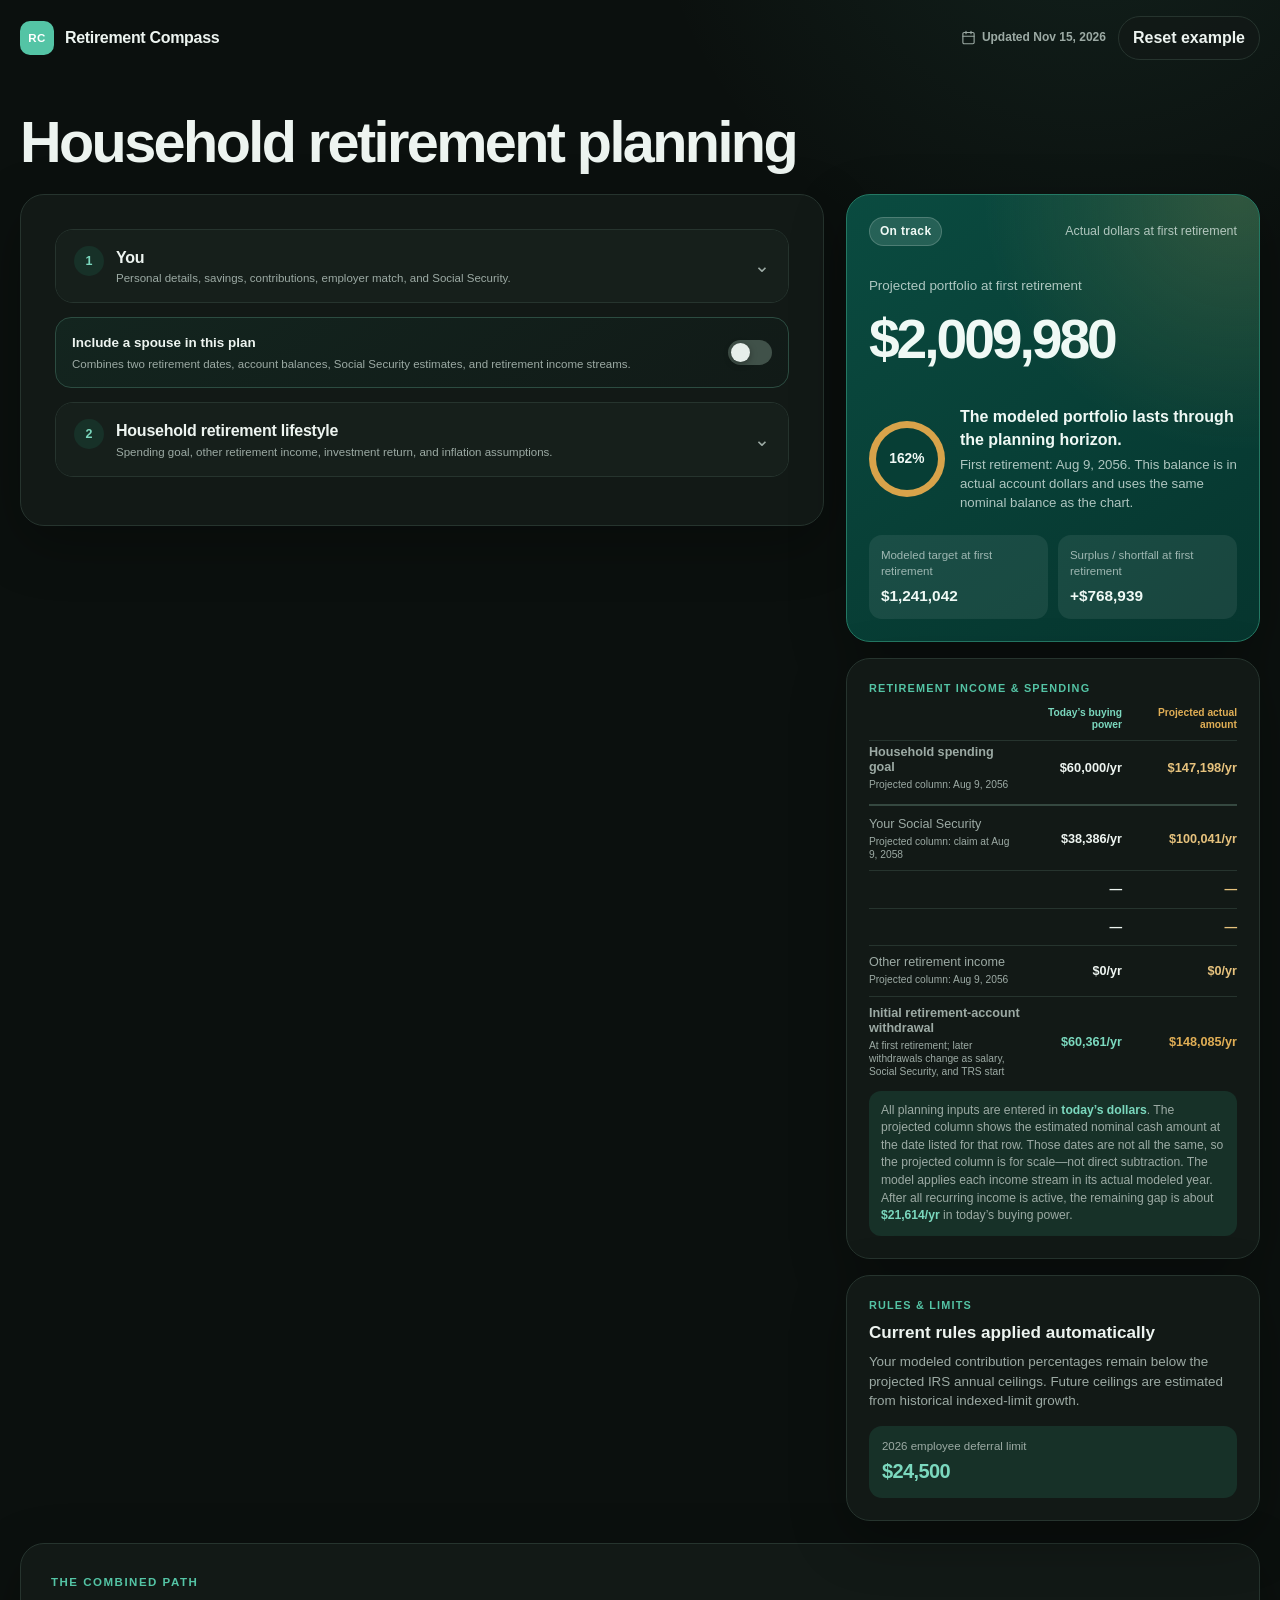
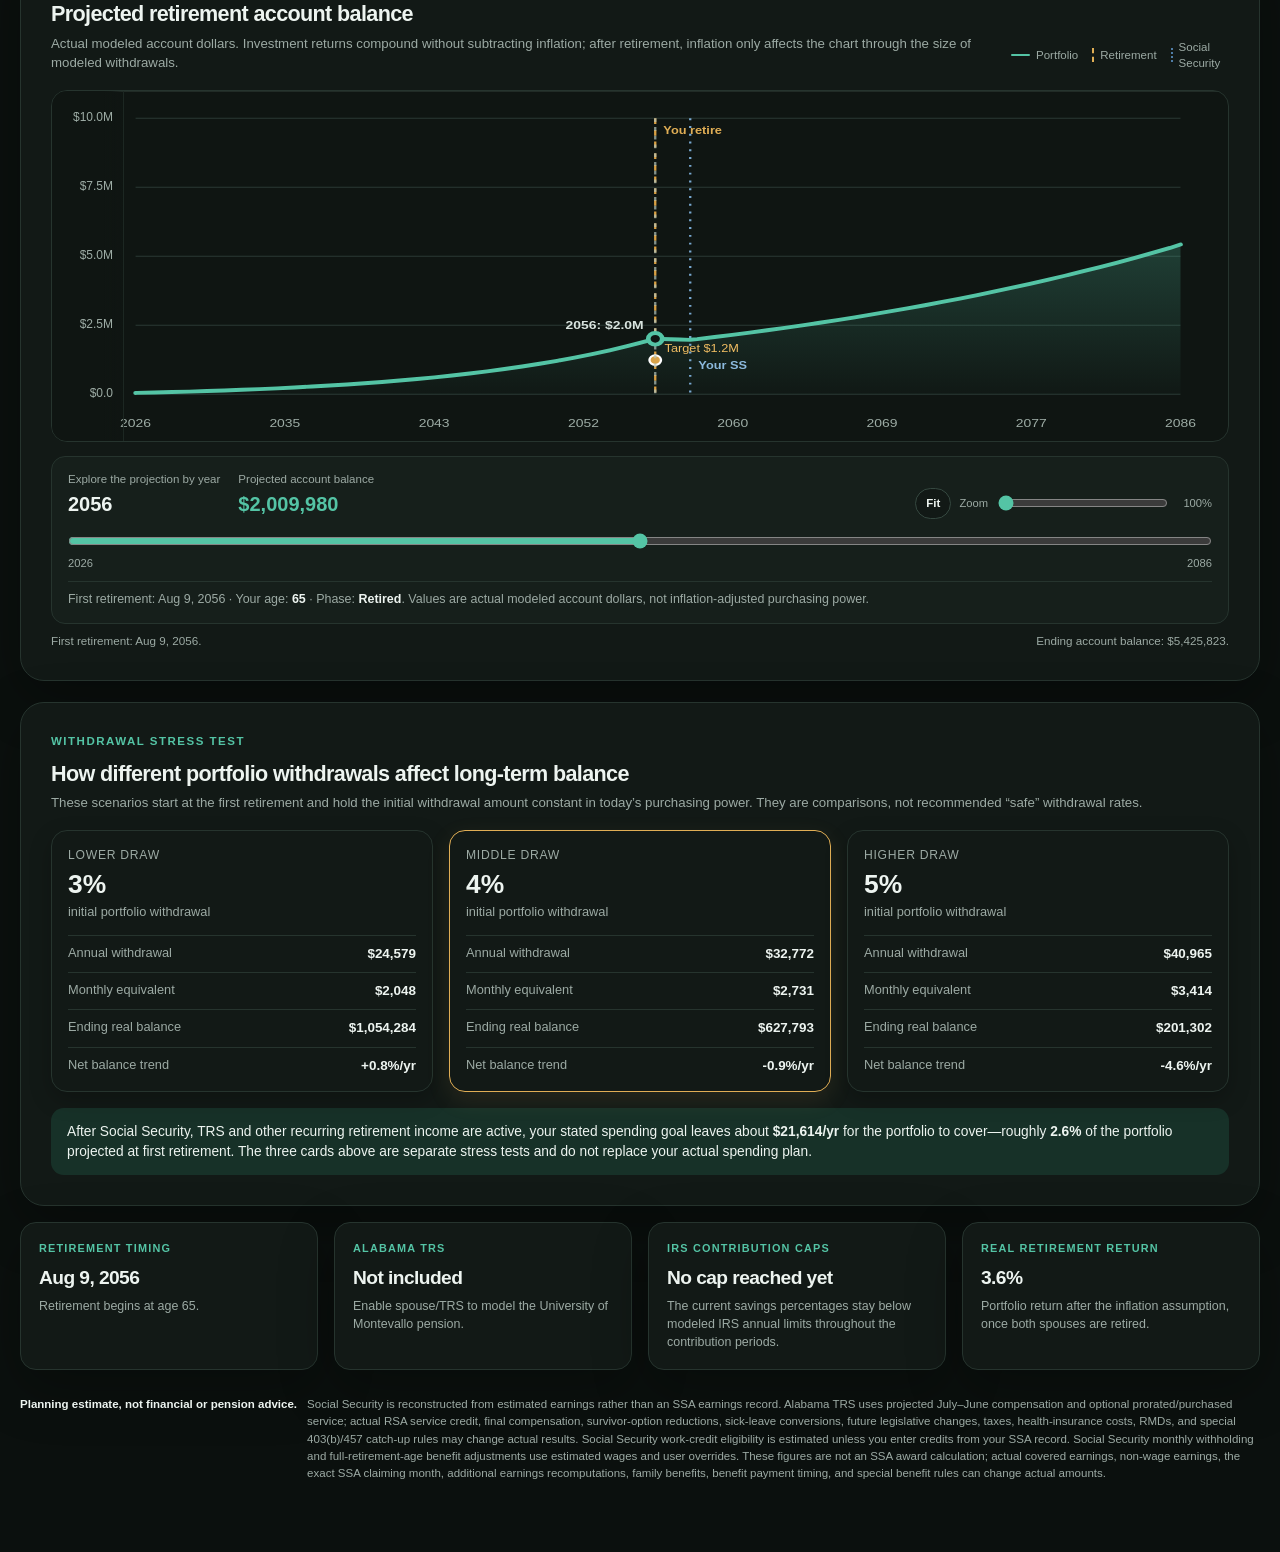
<file: index.html>
<!doctype html>
<html lang="en">
<head>
  <meta charset="utf-8">
  <meta name="viewport" content="width=device-width, initial-scale=1">
  <meta http-equiv="refresh" content="0; url=./retirement-compass/">
  <title>Retirement Compass</title>
  <link rel="canonical" href="./retirement-compass/">
  <script>window.location.replace('./retirement-compass/');</script>
</head>
<body>
  <p>Opening <a href="./retirement-compass/">Retirement Compass</a>…</p>
</body>
</html>
</file>
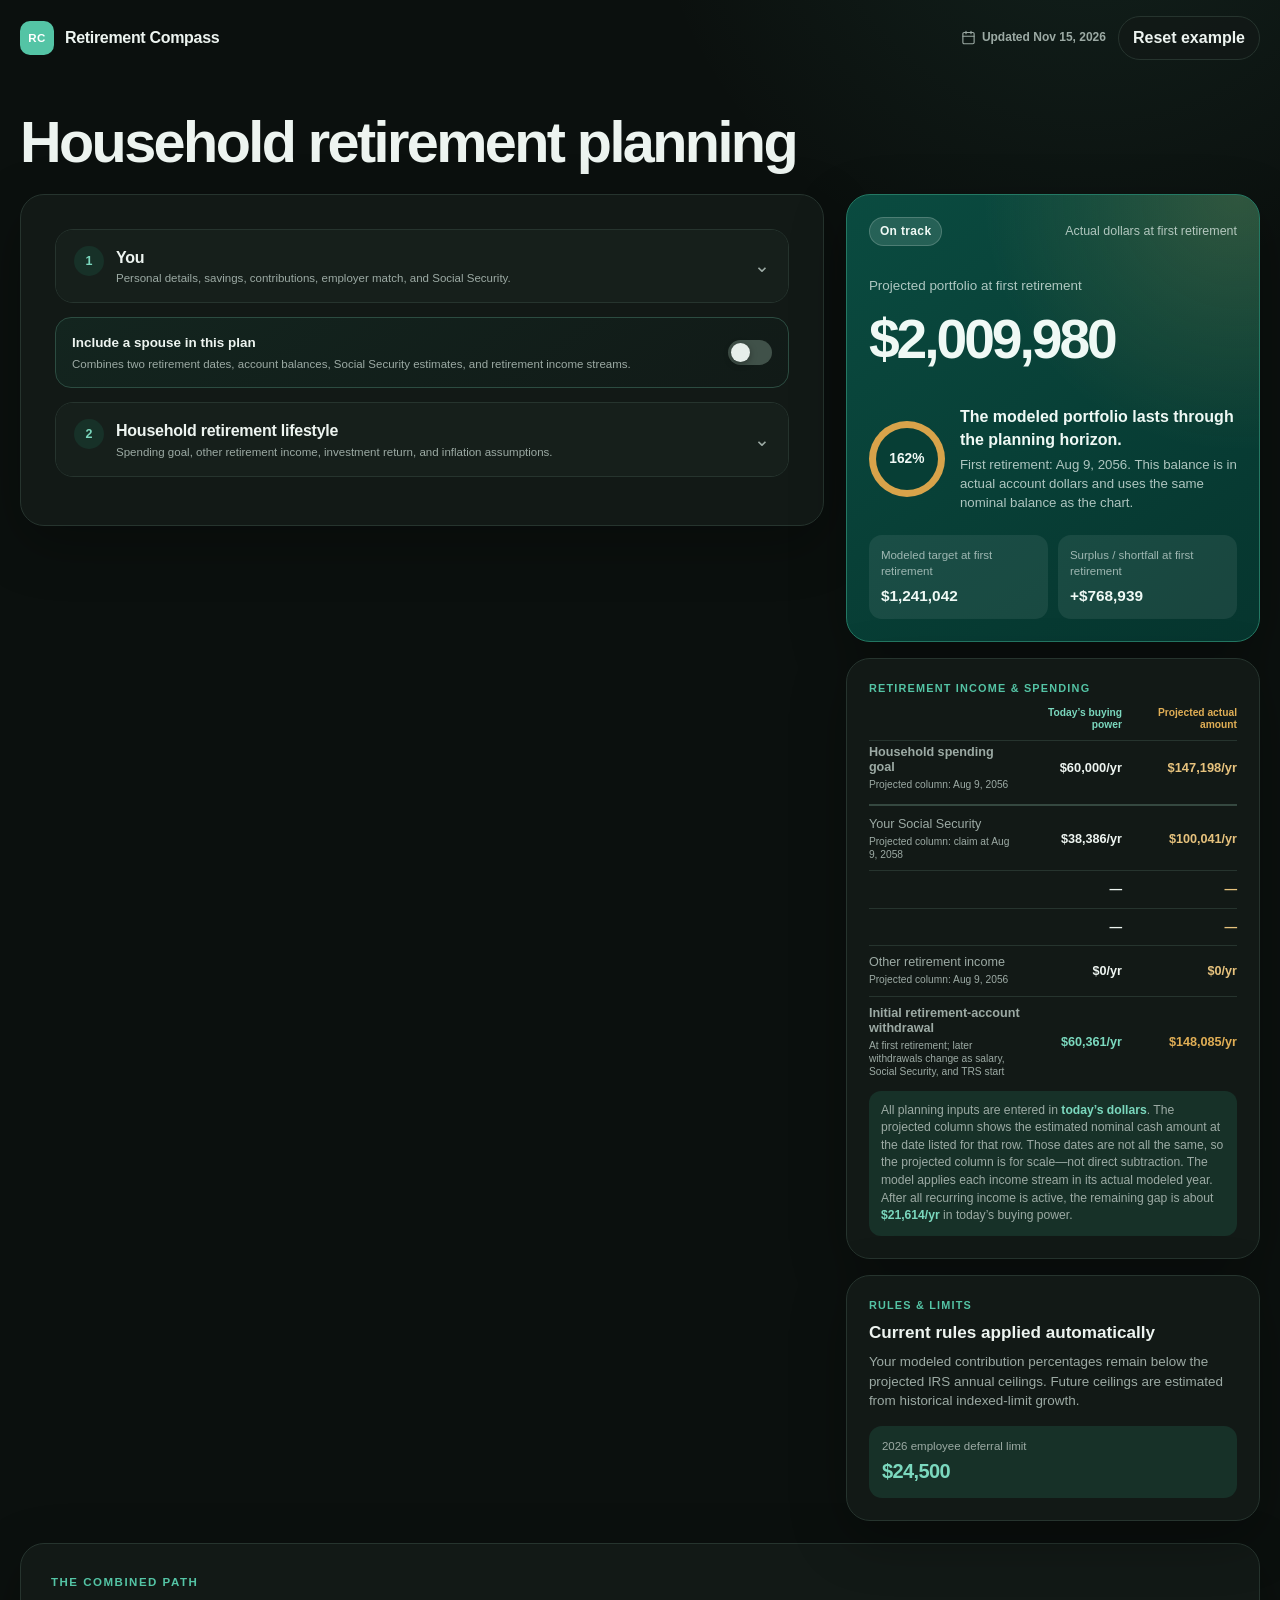
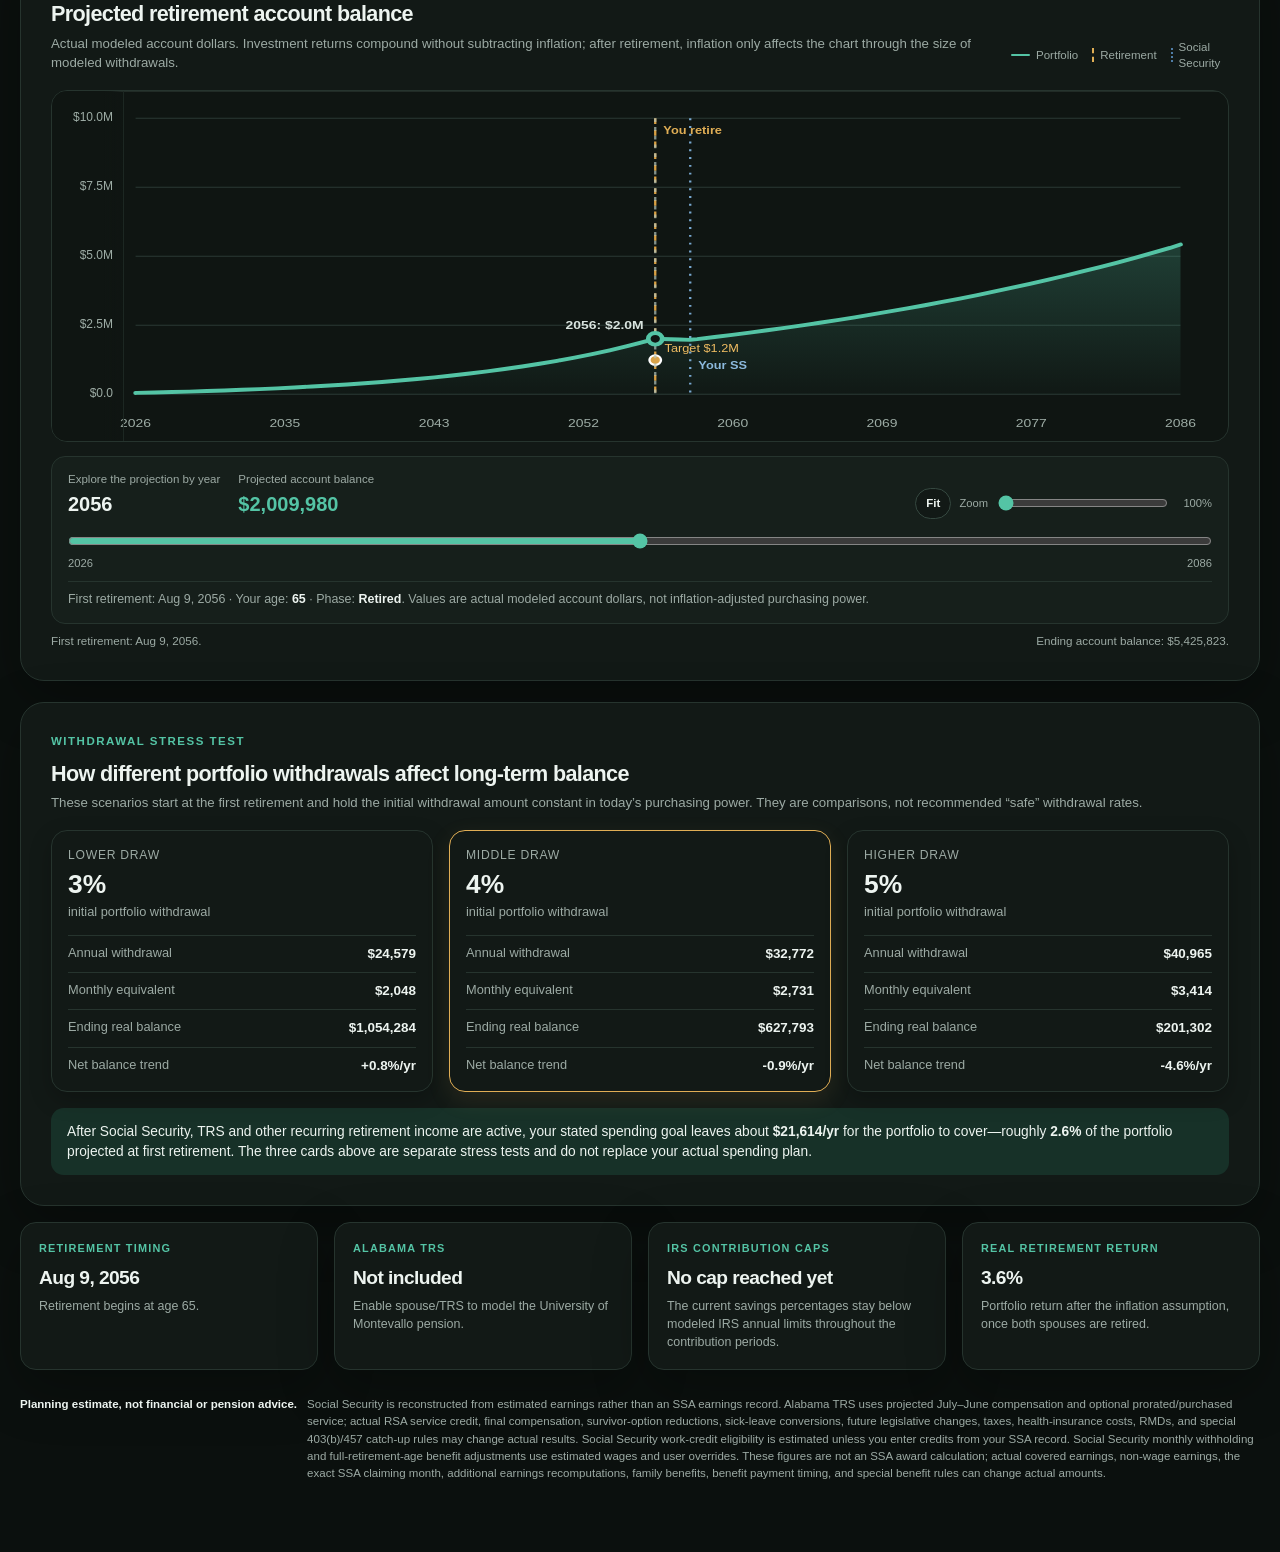
<file: retirement-compass/index.html>
<!doctype html>
<html lang="en">
<head>
  <meta charset="utf-8">
  <meta name="viewport" content="width=device-width, initial-scale=1">
  <meta http-equiv="refresh" content="0; url=./household.html">
  <title>Retirement Compass</title>
  <script>window.location.replace('./household.html');</script>
</head>
<body>
  <p>Opening <a href="./household.html">Retirement Compass household planner</a>…</p>
</body>
</html>
</file>
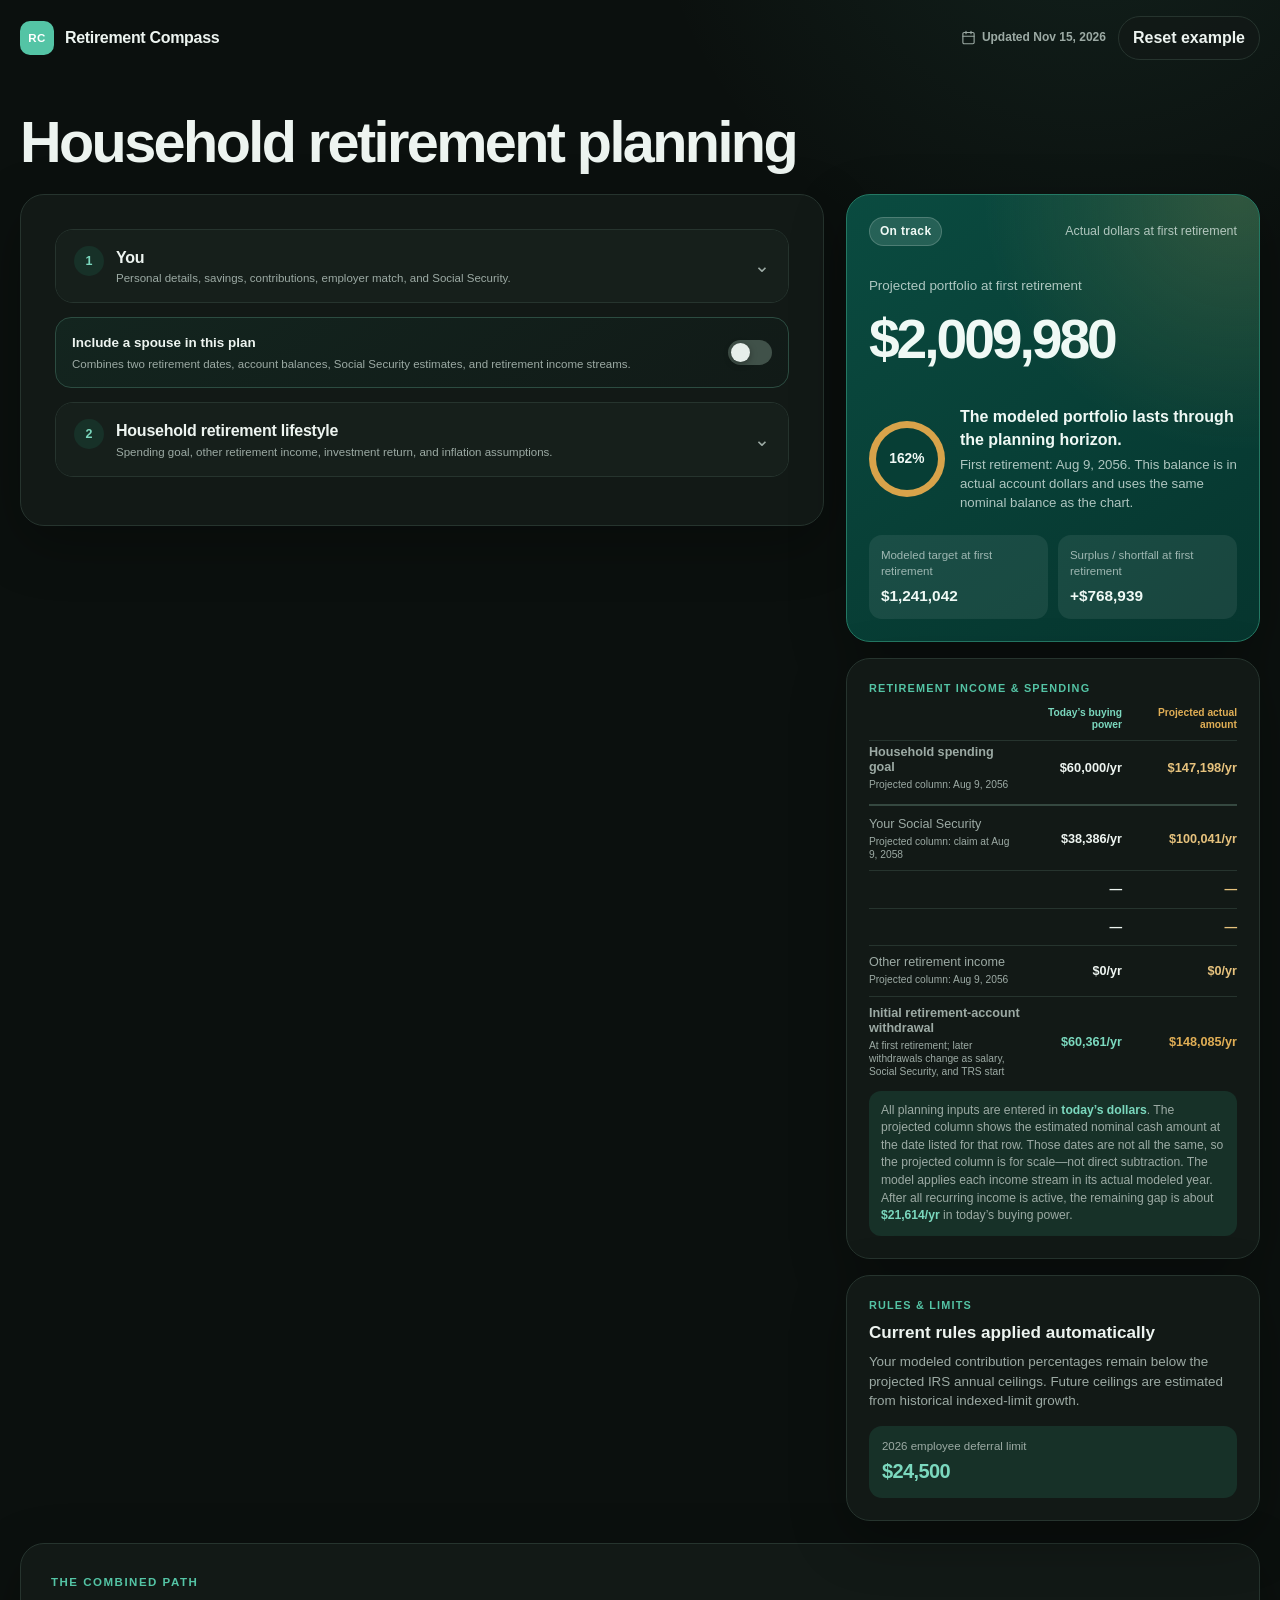
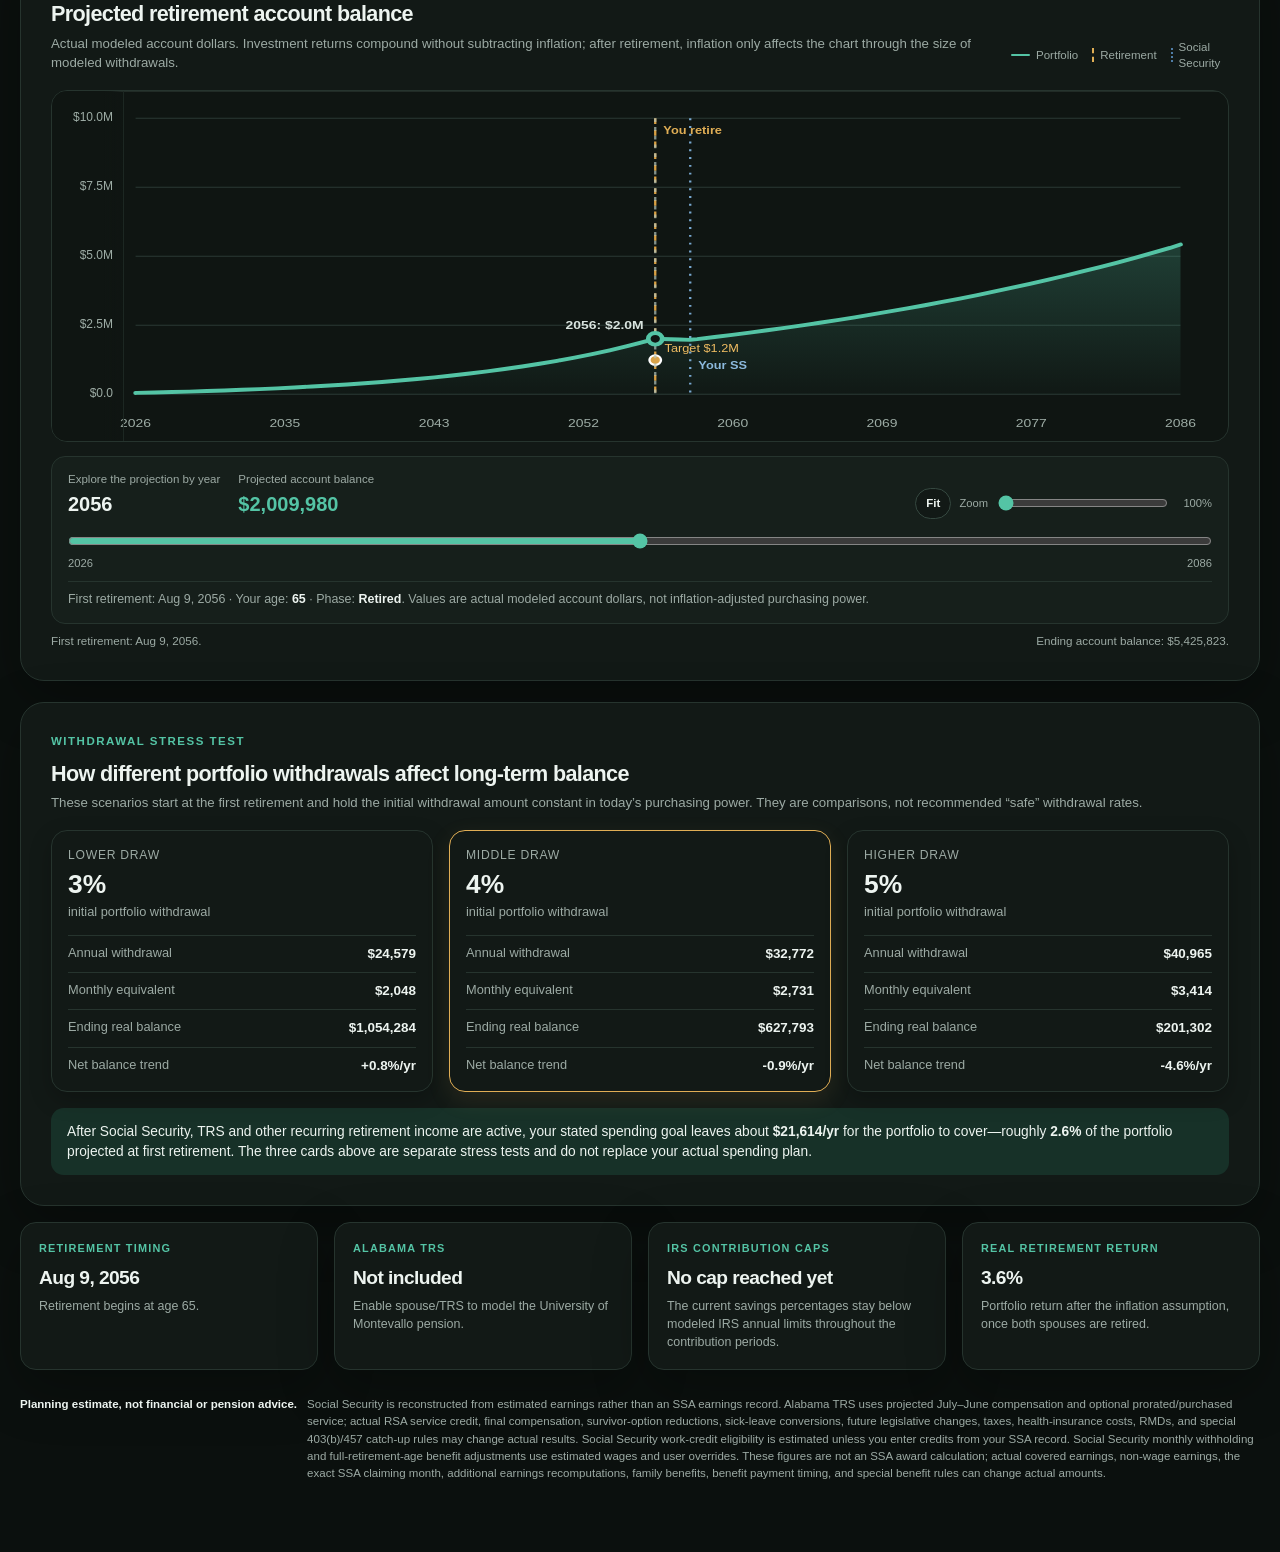
<file: retirement-compass/household.html>
<!doctype html>
<html lang="en">
<head>
  <meta charset="utf-8">
  <meta name="viewport" content="width=device-width, initial-scale=1">
  <meta name="theme-color" content="#0b100e">
  <meta name="color-scheme" content="dark">
  <meta name="description" content="A household retirement planner with Social Security, IRS contribution limits, and Alabama TRS pension estimates.">
  <title>Retirement Compass</title>
  <link rel="stylesheet" href="styles.css?v=20261115-mobile-edit-stability">
  <link rel="stylesheet" href="dark.css">
  <style>
    select{font:inherit;color:inherit}.select-wrap select{width:100%;min-width:0;border:0;outline:0;background:transparent;padding:11px 12px;color:var(--ink);font-weight:700}.input-wrap input[type="date"]{min-height:44px}.standalone-panel{margin-top:18px}.embedded-switch{margin:0;padding:0 0 14px}.spouse-toggle{margin-top:0;padding:18px;border:1px solid #cfe0da;border-radius:var(--radius-md);background:linear-gradient(145deg,#eef7f4,#f8fbfa)}.spouse-section{margin-top:18px;padding:20px;border:1px solid var(--line);border-radius:var(--radius-lg);background:#fbfcfb}.trs-panel{margin-top:15px;padding:16px;border:1px solid #ead9b8;border-radius:var(--radius-md);background:linear-gradient(145deg,#fff9ed,#fffdf8)}.trs-panel .rules-note{border-top-color:#eadfc9}.trs-panel .rules-note strong{color:#7d5515}@media(max-width:720px){.spouse-section{padding:16px 12px}}
  </style>
</head>
<body>
  <header class="topbar">
    <a class="brand" href="#" aria-label="Retirement Compass home"><span class="brand-mark" aria-hidden="true">RC</span><span>Retirement Compass</span></a>
    <div class="topbar-actions">
      <span class="app-updated" title="Version currently loaded on this device">
        <svg width="15" height="15" viewBox="0 0 24 24" fill="none" stroke="currentColor" stroke-width="1.8" stroke-linecap="round" stroke-linejoin="round" aria-hidden="true"><path d="M8 2v4M16 2v4M3 10h18"/><rect x="3" y="4" width="18" height="18" rx="2"/></svg>
        <time id="appUpdated" datetime="2026-11-15" data-release-id="20261115-mobile-edit-stability">Updated Nov 15, 2026</time>
      </span>
      <button class="app-refresh" id="appRefresh" type="button" hidden>New update available</button>
      <button class="button button-quiet" id="resetButton" type="button">Reset example</button>
    </div>
  </header>

  <main class="page-shell">
    <section class="intro" aria-labelledby="pageTitle">
      <div>
        <p class="eyebrow">Household retirement planning</p>
        <h1 id="pageTitle">See how both retirements fit together.</h1>
        <p class="intro-copy">Model separate birthdays, retirement dates, savings plans, Social Security, and an Alabama TRS pension—then combine everything into one household cash-flow projection.</p>
      </div>
      <div class="currency-toggle" role="group" aria-label="Dollar display">
        <button type="button" class="segment is-active" data-display-mode="real">Today’s buying power</button>
        <button type="button" class="segment" data-display-mode="nominal">Future equivalent $</button>
      </div>
    </section>

    <div id="validationBanner" class="validation-banner" role="alert" hidden></div>

    <div class="workspace">
      <section class="input-panel" aria-label="Retirement plan inputs">
        <div class="section-heading"><div><span class="step-number">1</span><div><h2>You</h2><p>Birthday-based ages make Social Security and IRS age rules more precise.</p></div></div></div>
        <div class="field-grid field-grid-3">
          <label class="field"><span>Your birthday</span><span class="input-wrap"><input id="birthDate" type="date"></span><small id="primaryAgeNote">Current age calculated automatically.</small></label>
          <label class="field"><span>Retire at age</span><span class="input-wrap"><input id="retirementAge" type="number" min="18" max="110" step="1"><span class="suffix">years</span></span></label>
          <label class="field"><span>Plan until each person reaches</span><span class="input-wrap"><input id="planThroughAge" type="number" min="60" max="120" step="1"><span class="suffix">years</span></span></label>
        </div>
        <div class="field-grid field-grid-2">
          <label class="field"><span>Current retirement savings</span><span class="input-wrap prefix-wrap"><span class="prefix">$</span><input id="currentSavings" type="number" min="0" step="1000"></span></label>
          <label class="field"><span>Annual salary</span><span class="input-wrap prefix-wrap"><span class="prefix">$</span><input id="currentIncome" type="number" min="0" step="1000"></span></label>
          <label class="field"><span>Your 401(k) contribution</span><span class="input-wrap"><input id="employeeContributionPct" type="number" min="0" max="100" step="0.5"><span class="suffix">%</span></span><small>Automatically capped at the modeled IRS annual limit.</small></label>
          <label class="field"><span>Expected annual raise</span><span class="input-wrap"><input id="salaryGrowthPct" type="number" min="-20" max="50" step="0.1"><span class="suffix">%</span></span></label>
        </div>
        <div class="match-box"><div class="match-copy"><strong>Employer match</strong><span>Matches</span></div><label class="inline-field"><input id="employerMatchRatePct" type="number" min="0" max="500" step="1"><span>%</span></label><span>of what I contribute, up to</span><label class="inline-field"><input id="employerMatchCapPct" type="number" min="0" max="100" step="0.5"><span>%</span></label><span>of salary.</span></div>
        <label class="switch-row" for="autoIncreaseEnabled"><span><strong>Automatically increase my contribution each year</strong><small>The annual dollar amount will still stop at the projected IRS limit.</small></span><span class="switch"><input id="autoIncreaseEnabled" type="checkbox"><span aria-hidden="true"></span></span></label>
        <div class="field-grid field-grid-2 nested-fields" id="autoIncreaseFields" hidden>
          <label class="field"><span>Increase each year</span><span class="input-wrap"><input id="autoIncreasePctPoints" type="number" min="0" max="25" step="0.5"><span class="suffix">pts</span></span></label>
          <label class="field"><span>Stop increasing at</span><span class="input-wrap"><input id="maxEmployeeContributionPct" type="number" min="0" max="100" step="0.5"><span class="suffix">%</span></span></label>
        </div>
        <div class="social-security-panel standalone-panel">
          <label class="switch-row embedded-switch" for="socialSecurityEnabled"><span><strong>Estimate my Social Security automatically</strong><small>Uses a projected 35-year indexed earnings record and current-law claiming adjustments.</small></span><span class="switch"><input id="socialSecurityEnabled" type="checkbox"><span aria-hidden="true"></span></span></label>
          <div id="primarySocialSecurityFields">
            <div class="field-grid field-grid-2">
              <label class="field"><span>Claim Social Security at age</span><span class="input-wrap"><input id="socialSecurityClaimAge" type="number" min="62" max="70" step="1"><span class="suffix">years</span></span></label>
              <label class="field"><span>Career earnings started around age</span><span class="input-wrap"><input id="socialSecurityCareerStartAge" type="number" min="14" max="40" step="1"><span class="suffix">years</span></span></label>
            </div>
            <div class="rules-note"><strong id="socialSecurityEstimateInline">Estimating…</strong><span id="socialSecurityEstimateDetail"></span></div>
            <details class="ssa-advanced" id="ssaAdvancedPanel">
              <summary><span><strong>Detailed Social Security rules</strong><small>First-year monthly rule and benefit increase at full retirement age</small></span><span class="chevron" aria-hidden="true">⌄</span></summary>
              <div class="ssa-advanced-body">
                  <div class="field-grid field-grid-2">
                    <label class="field"><span>Your Social Security credits through last year (optional)</span><span class="input-wrap"><input id="ssaCreditsThroughPriorYear" type="number" min="0" max="40" step="1" placeholder="Estimate"></span><small>Use credits shown on the SSA record through the previous calendar year. The calculator estimates current and future credits. Leave blank to estimate all years.</small></label>
                  </div>
                <label class="switch-row ssa-setting" for="ssaUseMonthlyRule"><span><strong>Apply the special monthly earnings rule</strong><small>Protects qualifying low-earnings months in the first year with a non-working month, even when annual earnings exceed the limit.</small></span><span class="switch"><input type="checkbox" id="ssaUseMonthlyRule"><span aria-hidden="true"></span></span></label>
                <label class="switch-row ssa-setting" for="ssaApplyFraAdjustment"><span><strong>Recalculate benefits at full retirement age</strong><small>Credits months with full or partial earnings-test withholding, increasing the ongoing early-claim benefit.</small></span><span class="switch"><input type="checkbox" id="ssaApplyFraAdjustment"><span aria-hidden="true"></span></span></label>
                <p class="ssa-rule-summary" id="ssaRuleSummary">Analyzing Social Security monthly rules…</p>
                <details class="ssa-payment-preview">
                  <summary>View estimated month-by-month payments</summary>
                  <div class="ssa-payment-toolbar"><label for="ssaPaymentYear">Projection year</label><select id="ssaPaymentYear" aria-label="Your Social Security payment projection year"></select></div>
                  <div class="ssa-payment-list" id="ssaPaymentTable"></div>
                  <p class="ssa-help">These are estimated benefit amounts for each entitlement month in future dollars, not exact SSA deposit dates.</p>
                </details>
                <details class="ssa-monthly-customization">
                  <summary>Customize monthly earnings or self-employment</summary>
                  <p class="ssa-help">Leave wages blank to use salary and retirement dates above. Enter actual or expected monthly <em>wages</em> only where different. Mark months with substantial self-employment services; generally more than 45 hours, or 15–45 hours in certain skilled work. These fields affect the Social Security earnings test, not 401(k) contributions or salary.</p>
                  <label class="field"><span>Year to customize (blank = claim year)</span><span class="input-wrap"><input id="ssaMonthlyOverrideYear" type="number" min="1900" max="2300" step="1" placeholder="Claim year"></span></label>
                  <label class="field"><span>Net self-employment income in that year</span><span class="input-wrap"><input id="ssaNetSelfEmploymentYear" type="number" min="0" step="100" inputmode="decimal" placeholder="0"></span><small>Include net self-employment earnings in the earnings test. If this is the year you reach full retirement age, enter only earnings before your full-retirement-age month.</small></label>
                  <p class="ssa-help" id="ssaCustomYearNote"></p>
                  <div class="ssa-monthly-table" id="ssaMonthOverrides"></div>
                </details>
              </div>
            </details>

          </div>
        </div>

        <div class="divider"></div>

        <label class="switch-row spouse-toggle" for="spouseEnabled"><span><strong>Include a spouse in this plan</strong><small>Combines two retirement dates, account balances, Social Security estimates, and retirement income streams.</small></span><span class="switch"><input id="spouseEnabled" type="checkbox"><span aria-hidden="true"></span></span></label>

        <div id="spouseFields" class="spouse-section" hidden>
          <div class="section-heading compact"><div><span class="step-number">2</span><div><h2>Spouse</h2><p>Separate work and retirement assumptions, merged into the same household projection.</p></div></div></div>
          <div class="field-grid field-grid-3">
            <label class="field"><span>Spouse birthday</span><span class="input-wrap"><input id="spouseBirthDate" type="date"></span><small id="spouseAgeNote">Current age calculated automatically.</small></label>
            <label class="field"><span>Spouse retires at age</span><span class="input-wrap"><input id="spouseRetirementAge" type="number" min="18" max="110" step="1"><span class="suffix">years</span></span></label>
            <label class="field"><span>Annual salary</span><span class="input-wrap prefix-wrap"><span class="prefix">$</span><input id="spouseCurrentIncome" type="number" min="0" step="1000"></span></label>
          </div>
          <div class="field-grid field-grid-2">
            <label class="field"><span>Current voluntary retirement savings</span><span class="input-wrap prefix-wrap"><span class="prefix">$</span><input id="spouseCurrentSavings" type="number" min="0" step="1000"></span><small>403(b), RSA-1, IRA rollover, or similar invested retirement balance.</small></label>
            <label class="field"><span>Expected annual raise</span><span class="input-wrap"><input id="spouseSalaryGrowthPct" type="number" min="-20" max="50" step="0.1"><span class="suffix">%</span></span></label>
            <label class="field"><span>Voluntary contribution</span><span class="input-wrap"><input id="spouseEmployeeContributionPct" type="number" min="0" max="100" step="0.5"><span class="suffix">%</span></span><small>Montevallo does not contribute to its voluntary 403(b) or RSA-1 plans.</small></label>
            <label class="field"><span>Voluntary plan type</span><span class="input-wrap select-wrap"><select id="spouseVoluntaryPlanType"><option value="403b">403(b)</option><option value="457b">RSA-1 457(b)</option></select></span></label>
          </div>
          <label class="switch-row" for="spouseAutoIncreaseEnabled"><span><strong>Automatically increase spouse contributions</strong><small>Subject to the applicable projected IRS limit.</small></span><span class="switch"><input id="spouseAutoIncreaseEnabled" type="checkbox"><span aria-hidden="true"></span></span></label>
          <div class="field-grid field-grid-2 nested-fields" id="spouseAutoIncreaseFields" hidden>
            <label class="field"><span>Increase each year</span><span class="input-wrap"><input id="spouseAutoIncreasePctPoints" type="number" min="0" max="25" step="0.5"><span class="suffix">pts</span></span></label>
            <label class="field"><span>Stop increasing at</span><span class="input-wrap"><input id="spouseMaxEmployeeContributionPct" type="number" min="0" max="100" step="0.5"><span class="suffix">%</span></span></label>
          </div>

          <div class="social-security-panel">
            <label class="switch-row embedded-switch" for="spouseSocialSecurityEnabled"><span><strong>Estimate spouse Social Security</strong><small>University of Montevallo employment is Social Security-covered, so this is modeled in addition to TRS.</small></span><span class="switch"><input id="spouseSocialSecurityEnabled" type="checkbox"><span aria-hidden="true"></span></span></label>
            <div id="spouseSocialSecurityFields">
              <div class="field-grid field-grid-2">
                <label class="field"><span>Claim at age</span><span class="input-wrap"><input id="spouseSocialSecurityClaimAge" type="number" min="62" max="70" step="1"><span class="suffix">years</span></span></label>
                <label class="field"><span>Career earnings started around age</span><span class="input-wrap"><input id="spouseSocialSecurityCareerStartAge" type="number" min="14" max="40" step="1"><span class="suffix">years</span></span></label>
              </div>
              <div class="rules-note"><strong id="spouseSocialSecurityEstimateInline">Estimating…</strong><span id="spouseSocialSecurityEstimateDetail"></span></div>
              <details class="ssa-advanced" id="spouseSsaAdvancedPanel">
                <summary><span><strong>Detailed Social Security rules</strong><small>First-year monthly rule and benefit increase at full retirement age</small></span><span class="chevron" aria-hidden="true">⌄</span></summary>
                <div class="ssa-advanced-body">
                  <div class="field-grid field-grid-2">
                    <label class="field"><span>Spouse Social Security credits through last year (optional)</span><span class="input-wrap"><input id="spouseSsaCreditsThroughPriorYear" type="number" min="0" max="40" step="1" placeholder="Estimate"></span><small>Use credits shown on the SSA record through the previous calendar year. The calculator estimates current and future credits. Leave blank to estimate all years.</small></label>
                  </div>
                  <label class="switch-row ssa-setting" for="spouseSsaUseMonthlyRule"><span><strong>Apply the special monthly earnings rule</strong><small>Protects qualifying low-earnings months in the first applicable grace year.</small></span><span class="switch"><input type="checkbox" id="spouseSsaUseMonthlyRule"><span aria-hidden="true"></span></span></label>
                  <label class="switch-row ssa-setting" for="spouseSsaApplyFraAdjustment"><span><strong>Recalculate benefits at full retirement age</strong><small>Credits months with full or partial earnings-test withholding.</small></span><span class="switch"><input type="checkbox" id="spouseSsaApplyFraAdjustment"><span aria-hidden="true"></span></span></label>
                  <p class="ssa-rule-summary" id="spouseSsaRuleSummary">Analyzing Social Security monthly rules…</p>
                  <details class="ssa-payment-preview">
                    <summary>View estimated month-by-month payments</summary>
                    <div class="ssa-payment-toolbar"><label for="spouseSsaPaymentYear">Projection year</label><select id="spouseSsaPaymentYear" aria-label="Spouse Social Security payment projection year"></select></div>
                    <div class="ssa-payment-list" id="spouseSsaPaymentTable"></div>
                    <p class="ssa-help">Estimates use future dollars for the benefit month and do not predict the SSA deposit date.</p>
                  </details>
                  <details class="ssa-monthly-customization">
                    <summary>Customize monthly earnings or self-employment</summary>
                    <p class="ssa-help">Leave wages blank for the projected salary. Mark months with substantial self-employment services. These entries affect the Social Security earnings test only.</p>
                    <label class="field"><span>Year to customize (blank = claim year)</span><span class="input-wrap"><input id="spouseSsaMonthlyOverrideYear" type="number" min="1900" max="2300" step="1" placeholder="Claim year"></span></label>
                    <label class="field"><span>Net self-employment income in that year</span><span class="input-wrap"><input id="spouseSsaNetSelfEmploymentYear" type="number" min="0" step="100" inputmode="decimal" placeholder="0"></span><small>For a full-retirement-age year, enter only net earnings before that month.</small></label>
                    <p class="ssa-help" id="spouseSsaCustomYearNote"></p>
                    <div class="ssa-monthly-table" id="spouseSsaMonthOverrides"></div>
                  </details>
                </div>
              </details>

            </div>
          </div>

          <div class="trs-panel">
            <label class="switch-row embedded-switch" for="spouseTrsEnabled"><span><strong>Alabama TRS pension (University of Montevallo)</strong><small>Uses current Retirement Systems of Alabama Tier 1 / Tier 2 eligibility and maximum-benefit formulas.</small></span><span class="switch"><input id="spouseTrsEnabled" type="checkbox"><span aria-hidden="true"></span></span></label>
            <div id="spouseTrsFields">
              <div class="field-grid field-grid-2">
                <label class="field"><span>TRS tier</span><span class="input-wrap select-wrap"><select id="spouseTrsTier"><option value="2">Tier 2 — first RSA-covered service 2013 or later</option><option value="1">Tier 1 — RSA service before 2013</option></select></span></label>
                <label class="field"><span>Current creditable TRS service</span><span class="input-wrap"><input id="spouseTrsCurrentServiceYears" type="number" min="0" max="60" step="0.25"><span class="suffix">years</span></span><small>Use the service credit on the RSA statement; include purchased credit already on record.</small></label>
              </div>
              <div class="field-grid field-grid-2">
                <label class="field"><span>Future TRS service credit earned</span><span class="input-wrap"><input id="spouseTrsFutureServicePct" type="number" min="0" max="100" step="1"><span class="suffix">% full time</span></span><small>100% assumes one service year per full year worked. Reduce for part-time or prorated service.</small></label>
                <label class="field"><span>Additional approved federal service credit</span><span class="input-wrap"><input id="spouseTrsPlannedFederalServiceYears" type="number" min="0" max="4" step="1"><span class="suffix">years</span></span><small>Enter only approved, purchased full-year credit not yet reflected on the RSA statement. Act 2026-525 requires at least 10 contributing years, federal certification, full payment and other restrictions. If RSA approves a fractional final year, use the credit recorded on your statement.</small></label>
              </div>
              <div class="rules-note trs-result-note"><strong id="trsEstimateInline">Estimating Alabama TRS…</strong><span id="trsEstimateDetail"></span></div>
            </div>
          </div>
        </div>

        <div class="divider"></div>
        <div class="section-heading compact"><div><span class="step-number">3</span><div><h2>Household retirement lifestyle</h2><p>One spending target, offset by both spouses’ income streams as they begin.</p></div></div></div>
        <div class="field-grid field-grid-2">
          <label class="field"><span>Annual household spending goal</span><span class="input-wrap prefix-wrap"><span class="prefix">$</span><input id="desiredSpending" type="number" min="0" step="1000"></span><small>Entered in today’s purchasing power.</small></label>
          <label class="field"><span>Other household retirement income</span><span class="input-wrap prefix-wrap"><span class="prefix">$</span><input id="otherRetirementIncome" type="number" min="0" step="1000"></span><small>Enter the actual annual future-dollar amount expected beginning at first retirement. It is held fixed and is not automatically increased with inflation.</small></label>
        </div>

        <details class="assumptions" id="assumptionsPanel">
          <summary><span><strong>Investment &amp; inflation assumptions</strong><small>Shared household portfolio assumptions.</small></span><span class="chevron" aria-hidden="true">⌄</span></summary>
          <div class="field-grid field-grid-3 assumptions-grid">
            <label class="field"><span>Return while either spouse works</span><span class="input-wrap"><input id="preRetirementReturnPct" type="number" min="-50" max="50" step="0.1"><span class="suffix">%</span></span></label>
            <label class="field"><span>Return after both retire</span><span class="input-wrap"><input id="retirementReturnPct" type="number" min="-50" max="50" step="0.1"><span class="suffix">%</span></span></label>
            <label class="field"><span>Inflation</span><span class="input-wrap"><input id="inflationPct" type="number" min="-10" max="25" step="0.1"><span class="suffix">%</span></span></label>
          </div>
        </details>
      </section>

      <aside class="summary-panel" aria-live="polite">
        <div class="status-card" id="statusCard">
          <div class="status-topline"><span class="status-pill" id="statusPill">Calculating</span><span class="mode-label" id="summaryModeLabel">Today’s buying power</span></div>
          <p class="status-kicker">Projected portfolio at first retirement</p>
          <div class="hero-value" id="projectedNestEgg">—</div>
          <div class="funding-row"><div class="funding-ring" id="fundingRing" aria-hidden="true"><span id="fundingPercent">—</span></div><div><strong id="statusHeadline">Checking your household plan…</strong><p id="statusExplanation">Change any input and the results update automatically.</p></div></div>
          <div class="mini-stats"><div><span>Modeled target</span><strong id="requiredNestEgg">—</strong></div><div><span>Surplus / shortfall</span><strong id="surplusShortfall">—</strong></div></div>
        </div>

        <div class="income-card">
          <p class="card-label">Household retirement income</p>
          <div class="income-line"><span>Your Social Security</span><strong id="primarySocialSecurityResult">—</strong></div>
          <div class="income-line" id="spouseSsIncomeRow" hidden><span>Spouse Social Security</span><strong id="spouseSocialSecurityResult">—</strong></div>
          <div class="income-line" id="trsIncomeRow" hidden><span>Alabama TRS pension</span><strong id="trsIncomeResult">—</strong></div>
          <div class="income-line"><span>Other retirement income</span><strong id="otherIncomeResult">—</strong></div>
          <div class="income-line income-total"><span>Portfolio gap after all modeled income</span><strong id="portfolioGapResult">—</strong></div>
        </div>

        <div class="recommendation-card">
          <p class="card-label">Rules &amp; limits</p>
          <h3 id="rulesTitle">Current rules applied</h3>
          <p id="rulesText">Social Security and IRS contribution limits are modeled automatically.</p>
          <div class="recommendation-metric"><span id="irsLimitLabel">2026 employee deferral limit</span><strong id="irsLimitValue">—</strong></div>
        </div>
      </aside>
    </div>

    <section class="results-section" aria-labelledby="projectionHeading">
      <div class="results-heading"><div><p class="eyebrow">The combined path</p><h2 id="projectionHeading">Household portfolio projection</h2><p id="chartDescription">Estimated combined invested balance while one or both spouses work and throughout retirement.</p></div><div class="legend"><span><i class="legend-line"></i>Portfolio</span><span><i class="legend-marker"></i>Retirement</span><span><i class="legend-ss"></i>Social Security</span></div></div>
      <div class="chart-shell"><svg id="projectionChart" viewBox="0 0 1000 360" role="img" aria-labelledby="chartTitle chartDesc" preserveAspectRatio="none"><title id="chartTitle">Household retirement portfolio projection</title><desc id="chartDesc">Projected combined portfolio over time.</desc></svg></div>
      <div class="chart-footer"><span id="chartFooterLeft">—</span><span id="chartFooterRight">—</span></div>
    </section>

    <section class="detail-grid" aria-label="Projection details">
      <article class="detail-card"><p class="card-label">Retirement timing</p><h3 id="retirementDatesResult">—</h3><p id="retirementDatesDetail">—</p></article>
      <article class="detail-card"><p class="card-label">Alabama TRS</p><h3 id="trsDetailResult">—</h3><p id="trsDetailText">Enable spouse/TRS to estimate.</p></article>
      <article class="detail-card"><p class="card-label">IRS contribution caps</p><h3 id="contributionCapResult">—</h3><p id="contributionCapDetail">—</p></article>
      <article class="detail-card"><p class="card-label">Real retirement return</p><h3 id="realReturnResult">—</h3><p>Portfolio return after the inflation assumption, once both spouses are retired.</p></article>
    </section>

    <footer class="disclaimer"><strong>Planning estimate, not financial or pension advice.</strong><span>Social Security is reconstructed from estimated earnings rather than an SSA earnings record. Alabama TRS uses projected July–June compensation and optional prorated/purchased service; actual RSA service credit, final compensation, survivor-option reductions, sick-leave conversions, future legislative changes, taxes, health-insurance costs, RMDs, and special 403(b)/457 catch-up rules may change actual results. Social Security work-credit eligibility is estimated unless you enter credits from your SSA record. Social Security monthly withholding and full-retirement-age benefit adjustments use estimated wages and user overrides. These figures are not an SSA award calculation; actual covered earnings, non-wage earnings, the exact SSA claiming month, additional earnings recomputations, family benefits, benefit payment timing, and special benefit rules can change actual amounts.</span></footer>
  </main>

  <script src="model.js?v=20261115-rules"></script>
  <script src="household.js?v=20261115-rules"></script>
  <script src="income-policy.js?v=20261115-rules"></script>
  <script src="ssa-benefit-schedule.js?v=20261101-advanced"></script>
  <script src="enhancements.js"></script>
  <script src="app-household.js?v=20261115-rules"></script>
  <script src="income-clarity.js?v=20261115-mobile-fix"></script>
  <script src="display-policy.js?v=20261115-mobile-fix"></script>
  <script src="release-status.js?v=20261101-advanced"></script>
</body>
</html>
</file>
<file: retirement-compass/styles.css>
:root {
  --page: #f3f6f4;
  --surface: #ffffff;
  --surface-soft: #f8faf9;
  --ink: #17211d;
  --muted: #66736d;
  --line: #dce4e0;
  --line-strong: #cad6d0;
  --brand: #0e6755;
  --brand-strong: #075346;
  --brand-soft: #e4f1ed;
  --accent: #d8a34a;
  --positive: #0b775c;
  --positive-soft: #e1f3ec;
  --negative: #b04444;
  --negative-soft: #f8e8e8;
  --warning: #8a5a10;
  --shadow: 0 18px 55px rgba(31, 55, 45, 0.08);
  --radius-lg: 24px;
  --radius-md: 16px;
  --radius-sm: 11px;
}

* { box-sizing: border-box; }
html { scroll-behavior: smooth; }
body {
  margin: 0;
  background:
    radial-gradient(circle at 85% -5%, rgba(14, 103, 85, 0.08), transparent 28rem),
    var(--page);
  color: var(--ink);
  font-family: Inter, ui-sans-serif, -apple-system, BlinkMacSystemFont, "Segoe UI", sans-serif;
  line-height: 1.45;
}
button, input { font: inherit; }
button { color: inherit; }

.topbar {
  width: min(1440px, calc(100% - 40px));
  margin: 0 auto;
  min-height: 76px;
  display: flex;
  align-items: center;
  justify-content: space-between;
}
.brand {
  display: inline-flex;
  align-items: center;
  gap: 11px;
  color: var(--ink);
  text-decoration: none;
  font-weight: 780;
  letter-spacing: -0.02em;
}
.brand-mark {
  width: 34px;
  height: 34px;
  border-radius: 10px;
  display: grid;
  place-items: center;
  background: var(--brand);
  color: white;
  font-size: 0.72rem;
  letter-spacing: 0.04em;
}
.button {
  border: 0;
  border-radius: 999px;
  padding: 9px 14px;
  cursor: pointer;
  font-weight: 650;
}
.button-quiet {
  background: rgba(255,255,255,0.72);
  border: 1px solid var(--line);
}
.button-quiet:hover { background: var(--surface); }

.page-shell {
  width: min(1280px, calc(100% - 40px));
  margin: 0 auto;
  padding: 38px 0 70px;
}
.intro {
  display: flex;
  align-items: end;
  justify-content: space-between;
  gap: 30px;
  margin-bottom: 28px;
}
.eyebrow {
  margin: 0 0 8px;
  color: var(--brand);
  text-transform: uppercase;
  letter-spacing: 0.13em;
  font-size: 0.72rem;
  font-weight: 800;
}
h1, h2, h3, p { margin-top: 0; }
h1 {
  max-width: 760px;
  margin-bottom: 12px;
  font-size: clamp(2.15rem, 5vw, 4.2rem);
  line-height: 0.98;
  letter-spacing: -0.055em;
  font-weight: 790;
}
.intro-copy {
  max-width: 740px;
  margin-bottom: 0;
  color: var(--muted);
  font-size: 1.04rem;
}
.currency-toggle {
  flex: 0 0 auto;
  display: inline-flex;
  padding: 4px;
  border: 1px solid var(--line);
  border-radius: 999px;
  background: rgba(255,255,255,0.65);
}
.segment {
  border: 0;
  border-radius: 999px;
  padding: 9px 13px;
  background: transparent;
  cursor: pointer;
  color: var(--muted);
  font-size: 0.84rem;
  font-weight: 700;
}
.segment.is-active {
  background: var(--surface);
  color: var(--brand-strong);
  box-shadow: 0 3px 12px rgba(31,55,45,0.1);
}

.validation-banner {
  margin-bottom: 18px;
  border-radius: var(--radius-md);
  background: var(--negative-soft);
  color: var(--negative);
  border: 1px solid #efcaca;
  padding: 12px 15px;
  font-weight: 650;
}

.workspace {
  display: grid;
  grid-template-columns: minmax(0, 1.65fr) minmax(330px, 0.85fr);
  gap: 22px;
  align-items: start;
}
.input-panel,
.status-card,
.recommendation-card,
.income-card,
.results-section,
.detail-card {
  background: var(--surface);
  border: 1px solid rgba(202,214,208,0.9);
  box-shadow: var(--shadow);
}
.input-panel {
  border-radius: var(--radius-lg);
  padding: clamp(22px, 4vw, 34px);
}
.summary-panel {
  display: grid;
  gap: 16px;
  position: sticky;
  top: 18px;
}
.status-card,
.recommendation-card,
.income-card {
  border-radius: var(--radius-lg);
  padding: 22px;
}
.status-card {
  color: #eff9f5;
  border-color: #175f51;
  background:
    radial-gradient(circle at 95% 0%, rgba(216,163,74,0.22), transparent 16rem),
    linear-gradient(145deg, #0b5b4b, #073f36);
}
.status-topline {
  display: flex;
  justify-content: space-between;
  gap: 12px;
  align-items: center;
}
.status-pill {
  display: inline-flex;
  align-items: center;
  min-height: 27px;
  padding: 5px 10px;
  border-radius: 999px;
  background: rgba(255,255,255,0.12);
  border: 1px solid rgba(255,255,255,0.18);
  font-size: 0.75rem;
  font-weight: 800;
  letter-spacing: 0.03em;
}
.status-pill.positive { background: rgba(208, 248, 231, 0.14); }
.status-pill.negative { background: rgba(255, 195, 195, 0.12); }
.mode-label { color: rgba(239,249,245,0.7); font-size: 0.78rem; }
.status-kicker { margin: 30px 0 4px; color: rgba(239,249,245,0.72); font-size: 0.84rem; }
.hero-value {
  font-variant-numeric: tabular-nums;
  font-size: clamp(2.35rem, 5vw, 3.45rem);
  font-weight: 780;
  letter-spacing: -0.055em;
}
.funding-row {
  display: grid;
  grid-template-columns: 76px 1fr;
  gap: 15px;
  align-items: center;
  margin: 25px 0 22px;
}
.funding-ring {
  width: 76px;
  height: 76px;
  border-radius: 50%;
  display: grid;
  place-items: center;
  background: conic-gradient(#d8a34a 0deg, rgba(255,255,255,0.15) 0deg);
  position: relative;
}
.funding-ring::after {
  content: "";
  position: absolute;
  inset: 7px;
  border-radius: 50%;
  background: #08473c;
}
.funding-ring span { position: relative; z-index: 1; font-size: 0.86rem; font-weight: 850; }
.funding-row strong { display: block; margin-bottom: 4px; font-size: 1rem; }
.funding-row p { margin: 0; color: rgba(239,249,245,0.72); font-size: 0.83rem; }
.mini-stats {
  display: grid;
  grid-template-columns: 1fr 1fr;
  gap: 10px;
}
.mini-stats > div {
  padding: 12px;
  border-radius: 13px;
  background: rgba(255,255,255,0.075);
}
.mini-stats span { display: block; margin-bottom: 4px; color: rgba(239,249,245,0.62); font-size: 0.72rem; }
.mini-stats strong { font-size: 0.96rem; font-variant-numeric: tabular-nums; }

.section-heading > div {
  display: flex;
  gap: 13px;
  align-items: flex-start;
}
.section-heading h2 {
  margin-bottom: 3px;
  font-size: 1.24rem;
  letter-spacing: -0.025em;
}
.section-heading p { margin-bottom: 0; color: var(--muted); font-size: 0.87rem; }
.section-heading.compact { margin-top: 2px; }
.step-number {
  flex: 0 0 auto;
  width: 27px;
  height: 27px;
  border-radius: 50%;
  display: grid;
  place-items: center;
  background: var(--brand-soft);
  color: var(--brand);
  font-size: 0.78rem;
  font-weight: 850;
}
.divider { height: 1px; background: var(--line); margin: 28px 0; }
.field-grid { display: grid; gap: 15px; margin-top: 18px; }
.field-grid-2 { grid-template-columns: repeat(2, minmax(0, 1fr)); }
.field-grid-3 { grid-template-columns: repeat(3, minmax(0, 1fr)); }
.field { display: grid; gap: 7px; color: var(--ink); font-size: 0.82rem; font-weight: 680; }
.field small { color: var(--muted); font-size: 0.72rem; font-weight: 500; line-height: 1.35; }
.input-wrap {
  display: flex;
  align-items: center;
  overflow: hidden;
  min-height: 46px;
  border-radius: var(--radius-sm);
  border: 1px solid var(--line-strong);
  background: var(--surface);
  transition: border-color 140ms ease, box-shadow 140ms ease;
}
.input-wrap:focus-within,
.inline-field:focus-within {
  border-color: #78a99d;
  box-shadow: 0 0 0 3px rgba(14,103,85,0.1);
}
.input-wrap input {
  min-width: 0;
  width: 100%;
  border: 0;
  outline: 0;
  background: transparent;
  padding: 11px 12px;
  color: var(--ink);
  font-weight: 700;
  font-variant-numeric: tabular-nums;
}
.prefix-wrap input { padding-left: 3px; }
.prefix, .suffix { color: var(--muted); font-size: 0.8rem; font-weight: 650; white-space: nowrap; }
.prefix { padding-left: 12px; }
.suffix { padding-right: 12px; }
.match-box {
  margin-top: 15px;
  padding: 15px;
  border: 1px solid var(--line);
  border-radius: var(--radius-md);
  background: var(--surface-soft);
  display: flex;
  flex-wrap: wrap;
  gap: 8px;
  align-items: center;
  color: var(--muted);
  font-size: 0.82rem;
}
.match-copy { display: contents; }
.match-copy strong { color: var(--ink); margin-right: 4px; }
.inline-field {
  display: inline-flex;
  align-items: center;
  overflow: hidden;
  width: 78px;
  border: 1px solid var(--line-strong);
  border-radius: 9px;
  background: white;
}
.inline-field input { width: 100%; min-width: 0; padding: 7px 2px 7px 8px; border: 0; outline: 0; background: transparent; font-weight: 750; }
.inline-field span { padding-right: 7px; color: var(--muted); }
.switch-row {
  margin-top: 15px;
  padding: 15px 2px;
  display: flex;
  justify-content: space-between;
  gap: 18px;
  align-items: center;
  cursor: pointer;
}
.switch-row strong { display: block; font-size: 0.84rem; }
.switch-row small { display: block; margin-top: 3px; color: var(--muted); font-size: 0.72rem; }
.switch { position: relative; flex: 0 0 auto; }
.switch input { position: absolute; opacity: 0; pointer-events: none; }
.switch span {
  width: 44px;
  height: 25px;
  display: block;
  border-radius: 999px;
  background: #cbd5d0;
  transition: background 140ms ease;
}
.switch span::after {
  content: "";
  position: absolute;
  width: 19px;
  height: 19px;
  top: 3px;
  left: 3px;
  border-radius: 50%;
  background: white;
  box-shadow: 0 2px 7px rgba(0,0,0,0.16);
  transition: transform 140ms ease;
}
.switch input:checked + span { background: var(--brand); }
.switch input:checked + span::after { transform: translateX(19px); }
.switch input:focus-visible + span { outline: 3px solid rgba(14,103,85,0.2); outline-offset: 2px; }
.nested-fields {
  margin: 0 0 4px;
  padding: 15px;
  border-radius: var(--radius-md);
  background: var(--brand-soft);
}
.social-security-toggle {
  margin-top: 18px;
  border-top: 1px solid var(--line);
  padding-top: 18px;
}
.social-security-panel {
  margin-top: 0;
  padding: 16px;
  border-radius: var(--radius-md);
  border: 1px solid #cfe0da;
  background: linear-gradient(145deg, #eef7f4, #f8fbfa);
}
.social-security-panel .field-grid { margin-top: 0; }
.rules-note {
  margin-top: 14px;
  padding-top: 13px;
  border-top: 1px solid #d6e6e0;
}
.rules-note strong {
  display: block;
  margin-bottom: 3px;
  color: var(--brand-strong);
  font-size: 0.84rem;
}
.rules-note span {
  display: block;
  color: var(--muted);
  font-size: 0.73rem;
  line-height: 1.4;
}

.assumptions {
  margin-top: 26px;
  border: 1px solid var(--line);
  border-radius: var(--radius-md);
  overflow: hidden;
}
.assumptions summary {
  list-style: none;
  cursor: pointer;
  padding: 15px;
  display: flex;
  align-items: center;
  justify-content: space-between;
  gap: 15px;
  background: var(--surface-soft);
}
.assumptions summary::-webkit-details-marker { display: none; }
.assumptions summary strong { display: block; font-size: 0.84rem; }
.assumptions summary small { display: block; color: var(--muted); font-size: 0.72rem; margin-top: 2px; }
.chevron { color: var(--muted); font-size: 1.1rem; transition: transform 140ms ease; }
.assumptions[open] .chevron { transform: rotate(180deg); }
.assumptions-grid { padding: 0 15px 17px; }

.card-label { margin-bottom: 7px; color: var(--brand); text-transform: uppercase; letter-spacing: 0.11em; font-size: 0.68rem; font-weight: 850; }
.recommendation-card h3 { margin-bottom: 7px; font-size: 1.07rem; }
.recommendation-card p:not(.card-label) { margin-bottom: 0; color: var(--muted); font-size: 0.84rem; }
.recommendation-metric {
  margin-top: 15px;
  padding: 12px 13px;
  border-radius: 13px;
  background: var(--brand-soft);
}
.recommendation-metric span { display: block; color: var(--muted); font-size: 0.72rem; }
.recommendation-metric strong { display: block; margin-top: 2px; color: var(--brand-strong); font-size: 1.25rem; letter-spacing: -0.03em; }
.income-line {
  display: flex;
  justify-content: space-between;
  gap: 18px;
  padding: 9px 0;
  border-bottom: 1px solid var(--line);
  color: var(--muted);
  font-size: 0.79rem;
}
.income-line strong { color: var(--ink); font-variant-numeric: tabular-nums; text-align: right; }
.income-line.income-total { border-bottom: 0; padding-bottom: 0; color: var(--ink); font-weight: 700; }
.income-line.income-total strong { color: var(--brand); }

.results-section {
  margin-top: 22px;
  border-radius: var(--radius-lg);
  padding: clamp(20px, 4vw, 30px);
}
.results-heading {
  display: flex;
  align-items: end;
  justify-content: space-between;
  gap: 20px;
  margin-bottom: 18px;
}
.results-heading h2 { margin-bottom: 4px; font-size: 1.35rem; letter-spacing: -0.03em; }
.results-heading p:last-child { margin-bottom: 0; color: var(--muted); font-size: 0.83rem; }
.legend { display: flex; gap: 14px; color: var(--muted); font-size: 0.72rem; }
.legend span { display: inline-flex; align-items: center; gap: 6px; }
.legend-line { width: 19px; height: 2px; background: var(--brand); border-radius: 99px; }
.legend-marker { width: 2px; height: 14px; border-left: 2px dashed var(--accent); }
.legend-ss { width: 2px; height: 14px; border-left: 2px dotted #4f7da6; }
.chart-shell {
  min-height: 350px;
  overflow: hidden;
  border-radius: var(--radius-md);
  background:
    linear-gradient(rgba(220,228,224,0.42) 1px, transparent 1px),
    linear-gradient(90deg, rgba(220,228,224,0.25) 1px, transparent 1px),
    #fbfcfb;
  background-size: 100% 25%, 10% 100%, auto;
  border: 1px solid var(--line);
}
#projectionChart { display: block; width: 100%; height: 350px; overflow: visible; }
.chart-footer {
  display: flex;
  justify-content: space-between;
  gap: 16px;
  margin-top: 9px;
  color: var(--muted);
  font-size: 0.73rem;
}
.detail-grid {
  margin-top: 16px;
  display: grid;
  grid-template-columns: repeat(auto-fit, minmax(210px, 1fr));
  gap: 16px;
}
.detail-card { border-radius: var(--radius-md); padding: 18px; }
.detail-card h3 { margin-bottom: 5px; font-size: 1.2rem; letter-spacing: -0.03em; }
.detail-card p:last-child { margin-bottom: 0; color: var(--muted); font-size: 0.78rem; }
.disclaimer {
  margin-top: 26px;
  display: flex;
  gap: 10px;
  color: var(--muted);
  font-size: 0.72rem;
  line-height: 1.5;
}
.disclaimer strong { color: var(--ink); white-space: nowrap; }

@media (max-width: 980px) {
  .workspace { grid-template-columns: 1fr; }
  .summary-panel { position: static; grid-template-columns: repeat(2, minmax(0, 1fr)); }
  .status-card { grid-column: 1 / -1; }
}

@media (max-width: 720px) {
  .topbar, .page-shell { width: min(100% - 24px, 1280px); }
  .page-shell { padding-top: 24px; }
  .intro { align-items: flex-start; flex-direction: column; }
  h1 { font-size: clamp(2.2rem, 12vw, 3.5rem); }
  .field-grid-2, .field-grid-3, .detail-grid, .summary-panel { grid-template-columns: 1fr; }
  .status-card { grid-column: auto; }
  .match-box { align-items: flex-start; }
  .match-copy { display: block; width: 100%; }
  .match-copy span { margin-left: 5px; }
  .results-heading { align-items: flex-start; flex-direction: column; }
  .chart-shell { min-height: 300px; overflow-x: auto; }
  #projectionChart { min-width: 680px; height: 300px; }
  .disclaimer { flex-direction: column; gap: 4px; }
  .disclaimer strong { white-space: normal; }
}

@media (max-width: 430px) {
  .topbar { min-height: 66px; }
  .brand > span:last-child { display: none; }
  .input-panel { padding: 20px 16px; }
  .status-card, .recommendation-card, .income-card { padding: 19px; }
  .mini-stats { grid-template-columns: 1fr; }
  .funding-row { grid-template-columns: 68px 1fr; }
  .funding-ring { width: 68px; height: 68px; }
  .currency-toggle { width: 100%; }
  .segment { flex: 1; }
}

/* Release date visible in browser and iOS home-screen mode. */
.topbar-actions { display: flex; align-items: center; justify-content: flex-end; gap: 12px; flex-wrap: wrap; }
.app-updated { display: inline-flex; align-items: center; gap: 6px; color: var(--muted); font-size: 0.75rem; font-weight: 650; white-space: nowrap; }
.app-updated svg { flex: 0 0 auto; }

/* Detailed SSA controls stay collapsed unless requested. */
.ssa-advanced { margin-top: 14px; border: 1px solid var(--line); border-radius: var(--radius-md); overflow: hidden; background: var(--surface); }
.ssa-advanced > summary { display: flex; justify-content: space-between; align-items: center; gap: 12px; padding: 13px 14px; cursor: pointer; list-style: none; }
.ssa-advanced > summary::-webkit-details-marker { display: none; }
.ssa-advanced > summary strong { display: block; font-size: .84rem; }
.ssa-advanced > summary small { display: block; margin-top: 3px; font-size: .73rem; color: var(--muted); line-height: 1.45; }
.ssa-advanced[open] > summary .chevron { transform: rotate(180deg); }
.ssa-advanced-body { padding: 3px 14px 16px; border-top: 1px solid var(--line); }
.ssa-setting { margin: 3px 0; padding: 11px 0; border-bottom: 1px solid var(--line); }
.ssa-rule-summary { margin: 12px 0 15px; color: var(--ink); font-size: .78rem; line-height: 1.55; }
.ssa-monthly-customization { border-top: 1px solid var(--line); padding-top: 12px; }
.ssa-monthly-customization > summary { cursor: pointer; color: var(--brand-strong); font-size: .78rem; font-weight: 700; line-height: 1.45; }
.ssa-help { color: var(--muted); font-size: .74rem; line-height: 1.5; margin: 10px 0; }
.ssa-monthly-customization .field { margin: 11px 0; max-width: 310px; }
.ssa-monthly-customization .field > span:first-child { display: block; font-size: .77rem; margin-bottom: 6px; }
.ssa-monthly-table { display: grid; grid-template-columns: 40px minmax(80px, 1fr) minmax(88px, 1fr); gap: 8px; align-items: center; margin-top: 14px; }
.ssa-month-heading { color: var(--muted); font-size: .67rem; font-weight: 750; }
.ssa-month-name { font-size: .75rem; font-weight: 680; color: var(--ink); }
.ssa-monthly-table > input { min-width: 0; width: 100%; padding: 9px; color: var(--ink); border: 1px solid var(--line-strong); background: var(--surface-soft); border-radius: 8px; font-size: .78rem; }
.ssa-self-employment { display: inline-flex; align-items: center; gap: 6px; min-height: 33px; font-size: .75rem; color: var(--muted); cursor: pointer; }
.ssa-self-employment input { accent-color: var(--brand); width: 17px; height: 17px; }
@media (max-width: 430px) {
  .topbar-actions { gap: 8px; }
  .app-updated { font-size: .7rem; }
  .topbar-actions .button { font-size: .76rem; padding: 8px 10px; }
  .ssa-monthly-table { grid-template-columns: 34px minmax(74px, 1fr) minmax(78px, 1fr); gap: 6px; }
}

.app-refresh { border: 1px solid var(--brand); border-radius: 999px; background: var(--brand-soft); color: var(--brand-strong); font-size: .73rem; padding: 7px 9px; font-weight: 760; cursor: pointer; }
.app-refresh[hidden] { display: none; }
@media (max-width: 430px) { .topbar-actions { row-gap: 3px; } .app-refresh { font-size: .7rem; } }


.ssa-payment-preview { border-top: 1px solid var(--line); margin: 0 0 12px; padding-top: 12px; }
.ssa-payment-preview > summary { cursor: pointer; color: var(--brand-strong); font-size: .78rem; font-weight: 750; }
.ssa-payment-toolbar { display: flex; align-items: center; justify-content: space-between; gap: 12px; margin: 12px 0; }
.ssa-payment-toolbar label { color: var(--muted); font-size: .75rem; }
.ssa-payment-toolbar select { max-width: 150px; width: 120px; border: 1px solid var(--line-strong); border-radius: 8px; background: var(--surface); color: var(--ink); padding: 8px; }
.ssa-payment-list { max-height: 420px; overflow: auto; border: 1px solid var(--line); border-radius: 10px; }
.ssa-payment-month { padding: 9px 11px; border-bottom: 1px solid var(--line); display: grid; grid-template-columns: 42px minmax(0, 1fr); gap: 4px 8px; }
.ssa-payment-month:last-child { border-bottom: 0; }
.ssa-payment-month > strong { grid-row: span 2; font-size: .81rem; color: var(--ink); }
.ssa-payment-values { font-size: .78rem; font-weight: 720; color: var(--ink); }
.ssa-payment-meta { font-size: .7rem; color: var(--muted); line-height: 1.4; }

/* iOS Safari enlarges the whole page when a focused form control uses text
   smaller than 16px. Keep controls readable without restricting pinch zoom.
   Applies to dynamic SSA, investment-blend, and TRS fields as well. */
@media (max-width: 980px), (pointer: coarse) {
  input:not([type="checkbox"]):not([type="radio"]):not([type="range"]):not([type="hidden"]):not([type="button"]):not([type="submit"]):not([type="reset"]),
  select,
  textarea {
    font-size: max(16px, 1rem) !important;
  }
}


/* Temporary invalid ages or a blank salary must not push a focused input
   down while the iPhone keyboard is open. Keep validation visible without
   contributing to document layout, and never intercept taps. */
@media (max-width: 980px), (pointer: coarse) {
  .validation-banner:not([hidden]) {
    position: fixed;
    z-index: 50;
    left: 50%;
    top: calc(12px + env(safe-area-inset-top, 0px));
    width: min(560px, calc(100vw - 24px));
    max-height: 180px;
    margin: 0;
    transform: translateX(-50%);
    box-shadow: 0 12px 36px rgba(0, 0, 0, 0.25);
    pointer-events: none;
  }
}
</file>
<file: retirement-compass/dark.css>
:root {
  color-scheme: dark;
  --page: #0b100e;
  --surface: #121916;
  --surface-soft: #161f1b;
  --ink: #edf4f0;
  --muted: #9caaa4;
  --line: #26342e;
  --line-strong: #354840;
  --brand: #54c4a5;
  --brand-strong: #7bd8be;
  --brand-soft: #173128;
  --accent: #e0ae55;
  --positive: #62d5b1;
  --positive-soft: #14352c;
  --negative: #ff9191;
  --negative-soft: #3a2020;
  --warning: #efbc62;
  --shadow: 0 18px 55px rgba(0, 0, 0, 0.28);
}

html { color-scheme: dark; }
body {
  background: radial-gradient(circle at 85% -5%, rgba(84,196,165,.10), transparent 28rem), var(--page) !important;
}

.button-quiet { background: rgba(18,25,22,.82) !important; border-color: var(--line) !important; }
.button-quiet:hover { background: var(--surface) !important; }
.currency-toggle { background: rgba(18,25,22,.76) !important; }
.segment.is-active { box-shadow: 0 3px 14px rgba(0,0,0,.28) !important; }
.validation-banner { border-color: #613636 !important; }

.input-panel,
.recommendation-card,
.income-card,
.results-section,
.detail-card { border-color: var(--line) !important; }

.status-card {
  border-color: #247863 !important;
  background: radial-gradient(circle at 95% 0%, rgba(224,174,85,.18), transparent 16rem), linear-gradient(145deg, #0a4b40, #06352e) !important;
}
.funding-ring::after { background: #073e35 !important; }

.input-wrap,
.inline-field { background: var(--surface) !important; border-color: var(--line-strong) !important; }
input,
select { color: var(--ink); color-scheme: dark; }
select option { background: var(--surface); color: var(--ink); }
.inline-field input { color: var(--ink) !important; }

.switch span { background: #405149 !important; }
.switch span::after { background: #e6eeea !important; box-shadow: 0 2px 7px rgba(0,0,0,.35) !important; }
.switch input:checked + span { background: var(--brand) !important; }
.nested-fields { background: var(--brand-soft) !important; }

.social-security-panel,
.spouse-toggle {
  border-color: #2c4c41 !important;
  background: linear-gradient(145deg, #13251f, #111a17) !important;
}
.spouse-section { border-color: var(--line) !important; background: #101714 !important; }
.trs-panel {
  border-color: #594828 !important;
  background: linear-gradient(145deg, #211b11, #17150f) !important;
}
.trs-panel .rules-note { border-top-color: #4c4028 !important; }
.trs-panel .rules-note strong { color: var(--accent) !important; }
.rules-note { border-top-color: #2b4239 !important; }

.assumptions summary { background: var(--surface-soft) !important; }
.historical-baseline { background: var(--surface-soft) !important; border-color: var(--line) !important; }
.historical-values div { background: var(--surface) !important; border-color: var(--line) !important; }
.portfolio-blend { background: var(--surface) !important; border-color: var(--line-strong) !important; }
.portfolio-blend > summary { background: var(--surface) !important; }
.portfolio-blend-body { border-top-color: var(--line) !important; }
.blend-input-wrap { background: var(--surface) !important; border-color: var(--line-strong) !important; }
.blend-summary { background: var(--brand-soft) !important; }
.blend-summary span { color: var(--muted) !important; }
.blend-warning { color: var(--warning) !important; }

.withdrawal-card {
  background: var(--surface) !important;
  border-color: var(--line) !important;
  box-shadow: 0 8px 22px rgba(0,0,0,.22) !important;
}
.withdrawal-card.featured {
  border-color: var(--accent) !important;
  box-shadow: 0 8px 24px rgba(224,174,85,.10) !important;
}
.withdrawal-plan-note { background: var(--brand-soft) !important; color: var(--ink) !important; }
.recommendation-metric { background: var(--brand-soft) !important; }

.chart-shell {
  background: linear-gradient(rgba(62,79,71,.38) 1px, transparent 1px), linear-gradient(90deg, rgba(62,79,71,.24) 1px, transparent 1px), #0f1512 !important;
  border-color: var(--line) !important;
}
.year-scrubber { background: var(--surface-soft) !important; border-color: var(--line) !important; }
.year-scrubber-detail { border-top-color: var(--line) !important; }

#projectionChart [stroke="#dfe7e3"] { stroke: #2a3933 !important; }
#projectionChart [fill="#74817b"] { fill: #9eada6 !important; }
#projectionChart [stroke="#0e6755"] { stroke: #54c4a5 !important; }
#projectionChart [fill="#0e6755"] { fill: #54c4a5 !important; }
#projectionChart stop[stop-color="#0e6755"] { stop-color: #54c4a5 !important; }
#projectionChart [stroke="#263c35"] { stroke: #b5c6be !important; }
#projectionChart [fill="#263c35"] { fill: #d9e4df !important; }
#projectionChart [fill="#8a5a10"] { fill: #efbc62 !important; }
#projectionChart [stroke="#b37b22"] { stroke: #d99f42 !important; }
#projectionChart [fill="#b37b22"] { fill: #e0ae55 !important; }
#projectionChart [stroke="#4f7da6"] { stroke: #78a8d0 !important; }
#projectionChart [fill="#4f7da6"] { fill: #8cb9dd !important; }
#projectionChart [stroke="#6c91b1"] { stroke: #8eb9dc !important; }
#projectionChart [fill="#6c91b1"] { fill: #9ac4e5 !important; }
#projectionYearMarker circle { fill: #0f1512 !important; stroke: #54c4a5 !important; }

input:-webkit-autofill {
  -webkit-text-fill-color: var(--ink) !important;
  -webkit-box-shadow: 0 0 0 1000px var(--surface) inset !important;
}
</file>
